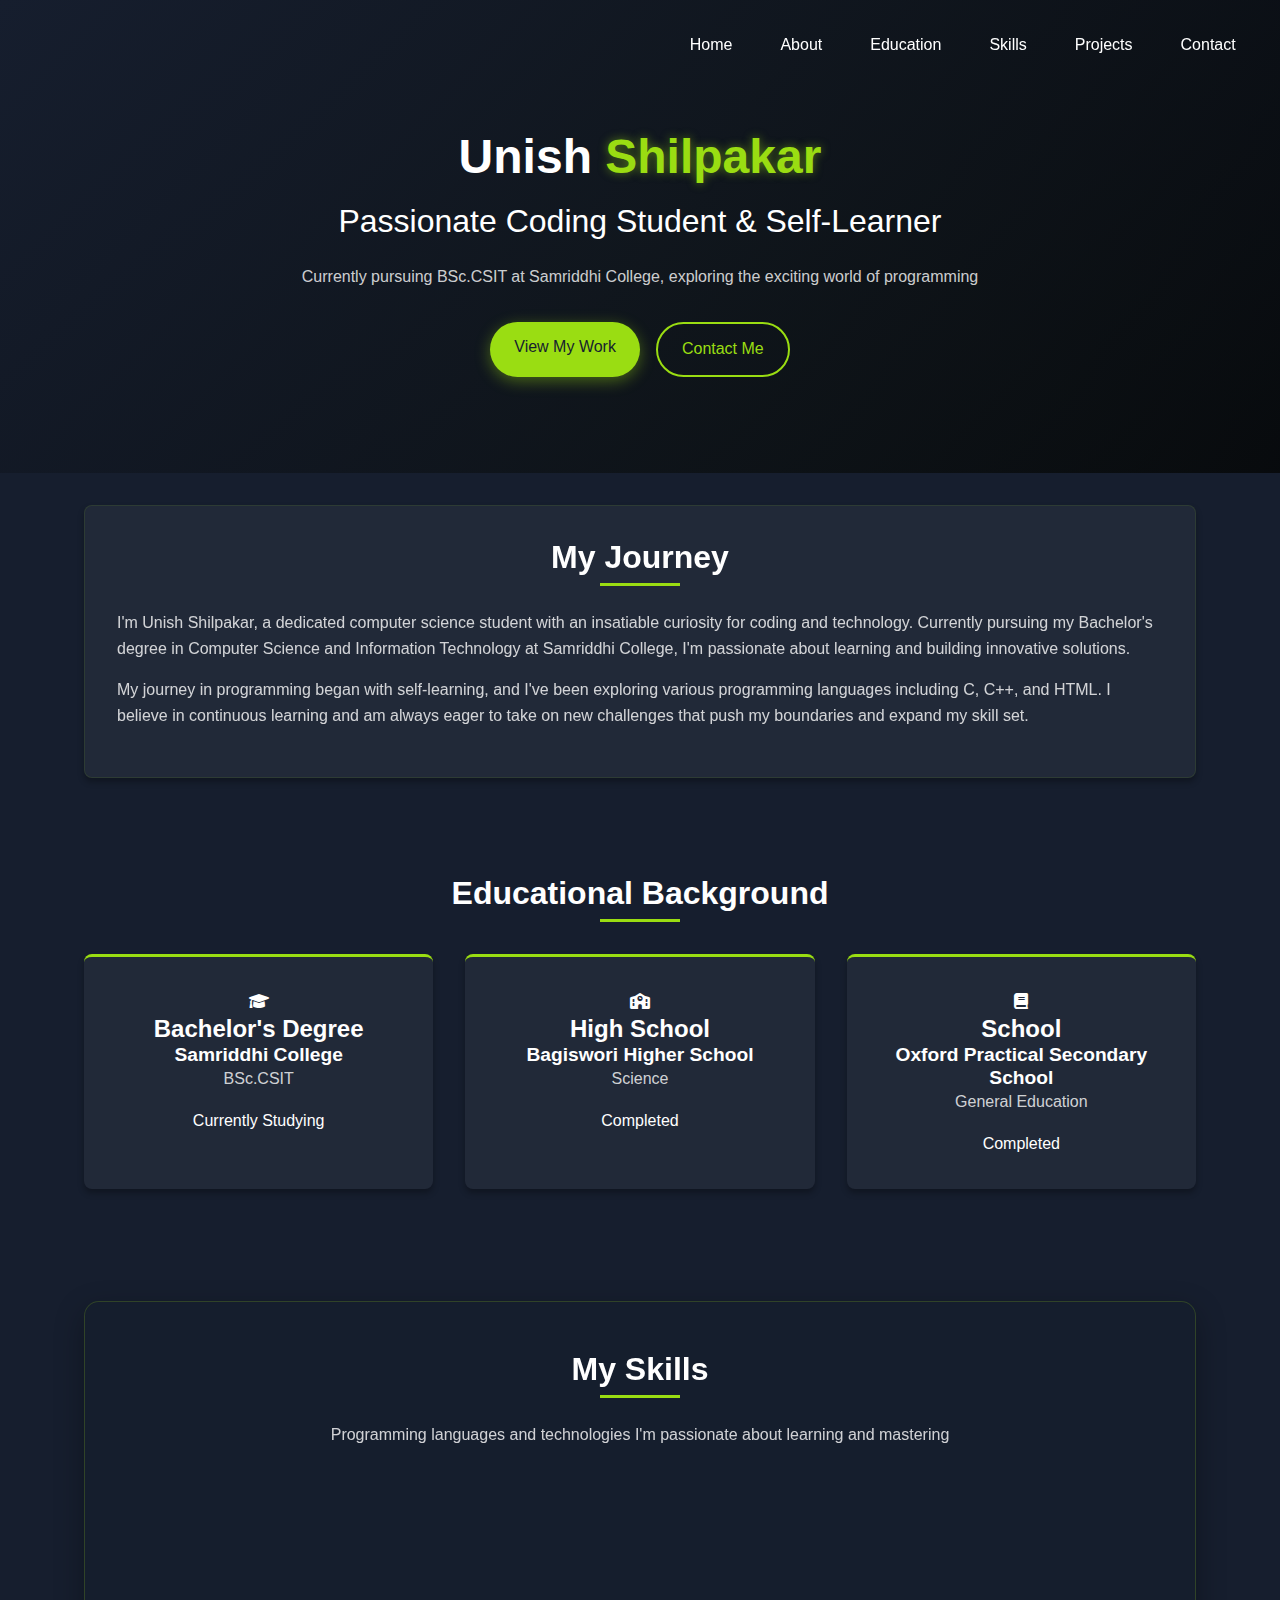
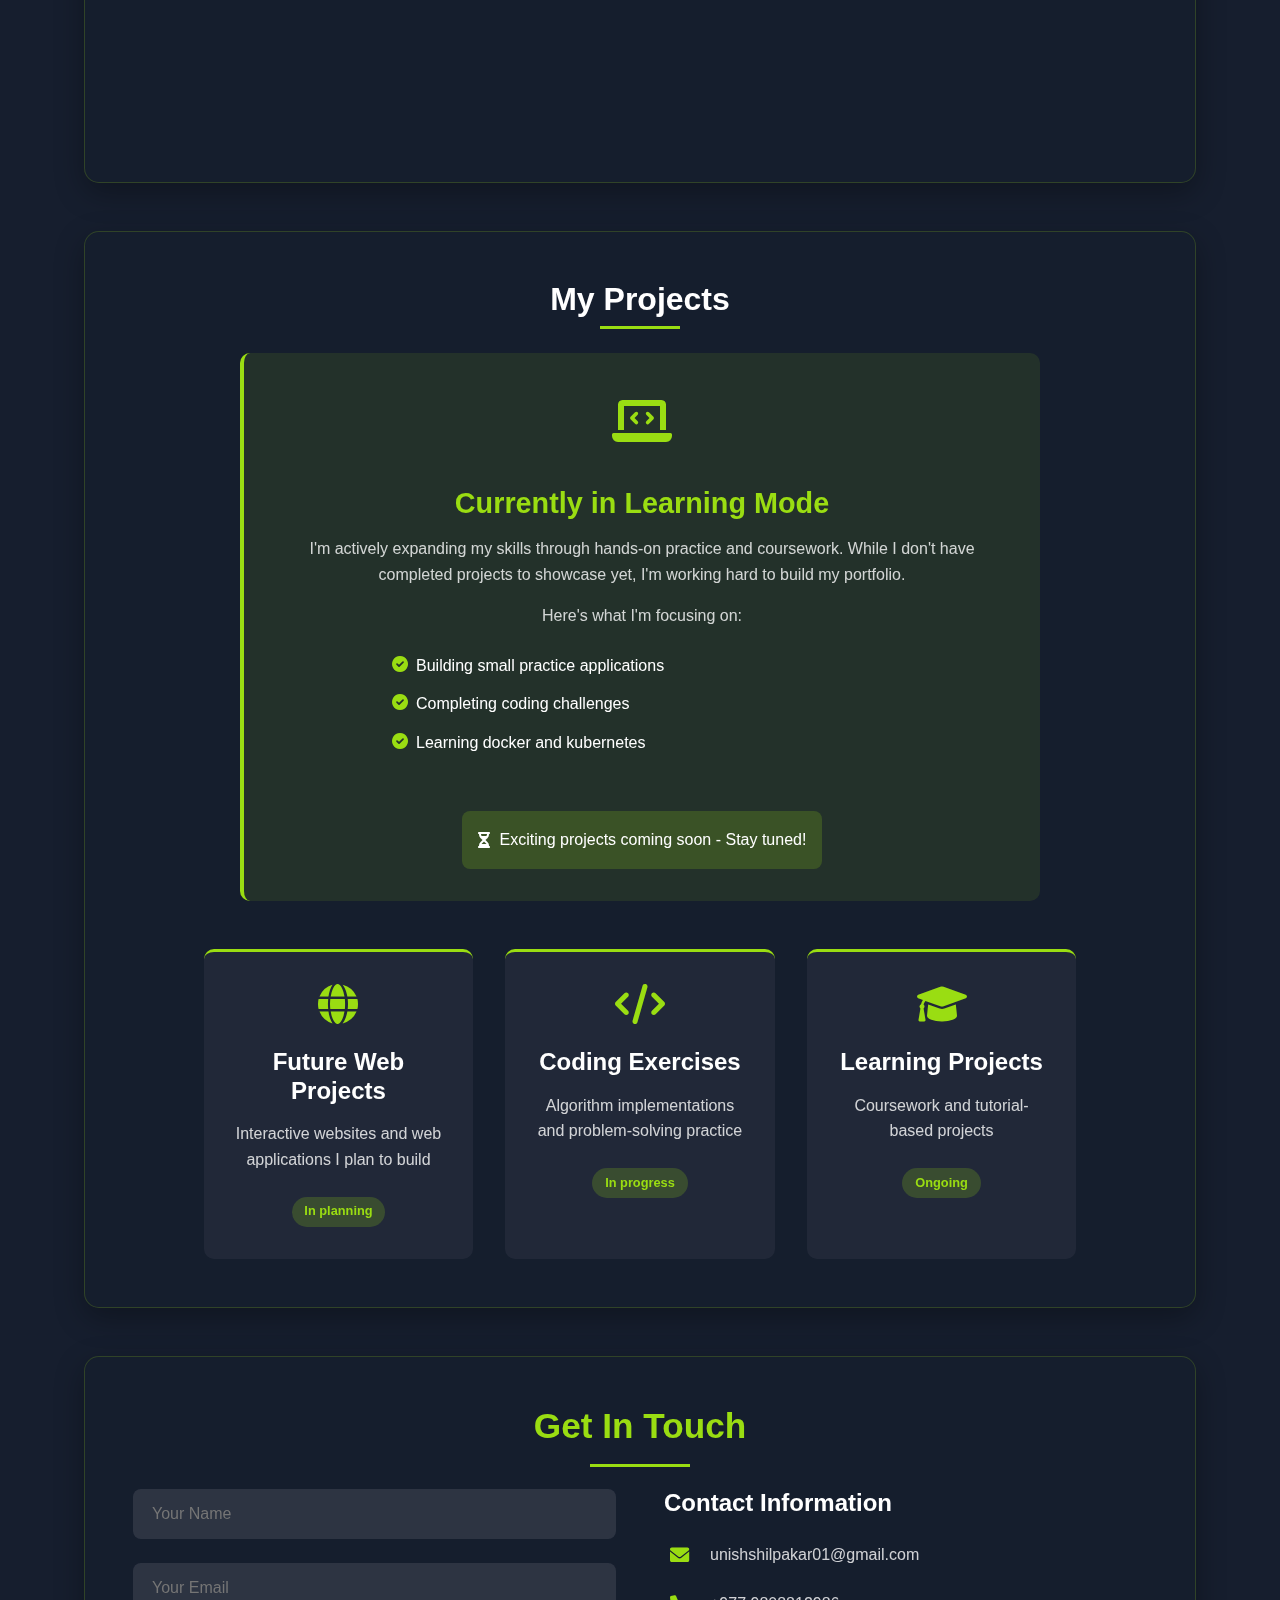
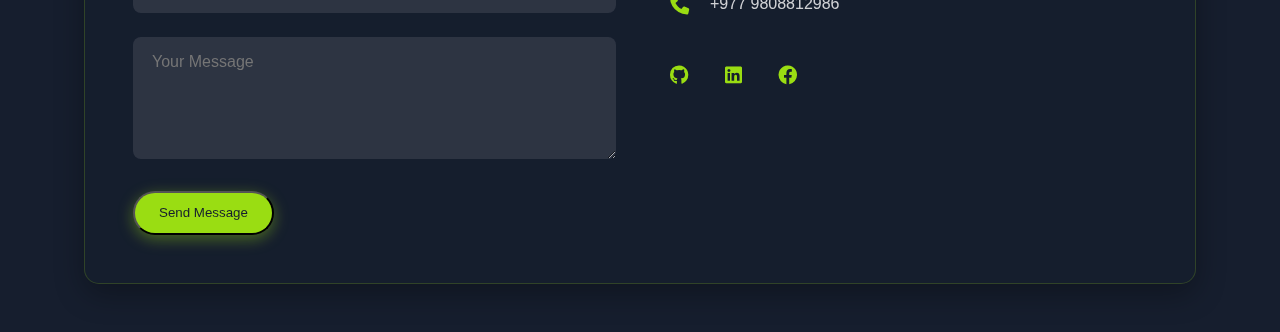
<file: port/index.html>
<!DOCTYPE html>
<html lang="en">
<head>
    <meta charset="UTF-8">
    <meta name="viewport" content="width=device-width, initial-scale=1.0">
    <meta name="description" content="Portfolio of Unish Shilpakar, a passionate coding student">
    <title>Unish Shilpakar | Portfolio</title>
    <link href="styles.css" rel="stylesheet" type="text/css">
    <link rel="stylesheet" href="https://cdnjs.cloudflare.com/ajax/libs/font-awesome/6.0.0/css/all.min.css">
</head>
<body>
    <header>
        <nav>
            <div class="container">
                <ul class="nav-links">
                    <li><a href="#home">Home</a></li>
                    <li><a href="#about">About</a></li>
                    <li><a href="#education">Education</a></li>
                    <li><a href="#skills">Skills</a></li>
                    <li><a href="#projects">Projects</a></li>
                    <li><a href="#contact">Contact</a></li>
                </ul>
            </div>
        </nav>
    </header>

  

    <section id="home" class="hero">
        <div class="container">
            <h1>Unish <span>Shilpakar</span></h1>
            <h2>Passionate Coding Student & Self-Learner</h2>
            <p>Currently pursuing BSc.CSIT at Samriddhi College, exploring the exciting world of programming</p>
            <div class="buttons">
                <a href="#projects" class="btn-primary">View My Work</a>
                <a href="#contact" class="btn-outline">Contact Me</a>
            </div>
        </div>
    </section>

    <main class="container">
        <!-- About Section -->
        <section id="about" class="journey-section">
            <h2 class="section-title">My Journey</h2>
            <div class="journey-content">
                <p class="journey-text">
                    I'm Unish Shilpakar, a dedicated computer science student with an insatiable curiosity for coding and technology. Currently pursuing my Bachelor's degree in Computer Science and Information Technology at Samriddhi College, I'm passionate about learning and building innovative solutions.
                </p>
                <p class="journey-text">
                    My journey in programming began with self-learning, and I've been exploring various programming languages including C, C++, and HTML. I believe in continuous learning and am always eager to take on new challenges that push my boundaries and expand my skill set.
                </p>
            </div>
           
        </section>

        <!-- Education Section -->
        <section id="education" class="education-section">
            <h2 class="section-title">Educational Background</h2>
            <div class="education-container">
                <div class="education-card">
                    <i class="fas fa-graduation-cap"></i>
                    <h3>Bachelor's Degree</h3>
                    <h4>Samriddhi College</h4>
                    <p>BSc.CSIT</p>
                    <span class="status current">Currently Studying</span>
                </div>
                
                <div class="education-card">
                    <i class="fas fa-school"></i>
                    <h3>High School</h3>
                    <h4>Bagiswori Higher School</h4>
                    <p>Science</p>
                    <span class="status completed">Completed</span>
                </div>
                
                <div class="education-card">
                    <i class="fas fa-book"></i>
                    <h3>School</h3>
                    <h4>Oxford Practical Secondary School</h4>
                    <p>General Education</p>
                    <span class="status completed">Completed</span>
                </div>
            </div>
        </section>

        <!-- Skills Section -->
        <section id="skills" class="skills-section">
            <h2 class="section-title">My Skills</h2>
            <p class="section-subtitle">Programming languages and technologies I'm passionate about learning and mastering</p>
            
            <div class="skill-item">
                <div class="skill-info">
                    <span class="skill-name">HTML</span>
                    <span class="skill-percent">75%</span>
                </div>
                <div class="skill-bar">
                    <div class="skill-progress html"></div>
                </div>
            </div>
            
            <div class="skill-item">
                <div class="skill-info">
                    <span class="skill-name">CSS</span>
                    <span class="skill-percent">70%</span>
                </div>
                <div class="skill-bar">
                    <div class="skill-progress css"></div>
                </div>
            </div>
            
            <div class="skill-item">
                <div class="skill-info">
                    <span class="skill-name">C++</span>
                    <span class="skill-percent">65%</span>
                </div>
                <div class="skill-bar">
                    <div class="skill-progress cpp"></div>
                </div>
            </div>
        </section>

        <!-- Projects Section -->
<section id="projects" class="projects-section">
    <div class="container">
        <h2 class="section-title">My Projects</h2>
        <div class="learning-message">
            <div class="learning-icon">
                <i class="fas fa-laptop-code"></i>
            </div>
            <h3>Currently in Learning Mode</h3>
            <p>I'm actively expanding my skills through hands-on practice and coursework. While I don't have completed projects to showcase yet, I'm working hard to build my portfolio.</p>
            <p>Here's what I'm focusing on:</p>
            <ul class="learning-list">
               
                <li><i class="fas fa-check-circle"></i> Building small practice applications</li>
                <li><i class="fas fa-check-circle"></i> Completing coding challenges</li>
                <li><i class="fas fa-check-circle"></i> Learning docker and kubernetes</li>
            </ul>
            <div class="coming-soon">
                <i class="fas fa-hourglass-half"></i>
                <span>Exciting projects coming soon - Stay tuned!</span>
            </div>
        </div>
        
        <div class="project-categories">
            <div class="category">
                <i class="fas fa-globe"></i>
                <h3>Future Web Projects</h3>
                <p>Interactive websites and web applications I plan to build</p>
                <div class="progress-label">In planning</div>
            </div>
            
            <div class="category">
                <i class="fas fa-code"></i>
                <h3>Coding Exercises</h3>
                <p>Algorithm implementations and problem-solving practice</p>
                <div class="progress-label">In progress</div>
            </div>
            
            <div class="category">
                <i class="fas fa-graduation-cap"></i>
                <h3>Learning Projects</h3>
                <p>Coursework and tutorial-based projects</p>
                <div class="progress-label">Ongoing</div>
            </div>
        </div>
    </div>
</section>

        <!-- Contact Section -->
       <section id="contact" class="contact-section">
    <h2 class="section-title">Get In Touch</h2>
    <div class="contact-container">
        <form class="contact-form" action="https://formsubmit.co/unishshilpakar01@gmail.com" method="POST">
            <!-- Add these hidden fields for FormSubmit -->
            <input type="hidden" name="_captcha" value="false">
            <input type="hidden" name="_next" value="https://yourportfolioURL.com/thankyou.html">
            <input type="hidden" name="_subject" value="New message from portfolio!">
            
            <div class="form-group">
                <input type="text" name="name" placeholder="Your Name" required>
            </div>
            <div class="form-group">
                <input type="email" name="email" placeholder="Your Email" required>
            </div>
            <div class="form-group">
                <textarea name="message" placeholder="Your Message" rows="5" required></textarea>
            </div>
            <button type="submit" class="btn-primary">Send Message</button>
        </form>
        <div class="contact-info">
            <h3>Contact Information</h3>
            <p><i class="fas fa-envelope"></i> unishshilpakar01@gmail.com</p>
            <p><i class="fas fa-phone"></i> +977 9808812986</p>
            <div class="social-links">
                <a href="https://github.com/unish001" target="_blank"><i class="fab fa-github"></i></a>
                <a href="https://www.linkedin.com/in/shilpakar-unish-249233341/" target="_blank"><i class="fab fa-linkedin"></i></a>
                <a href="https://www.facebook.com/unish.shilpakar.2025" target="_blank"><i class="fab fa-facebook"></i></a>
            </div>
        </div>
    </div>
</section>
    </main>

</body>
</html>
</file>
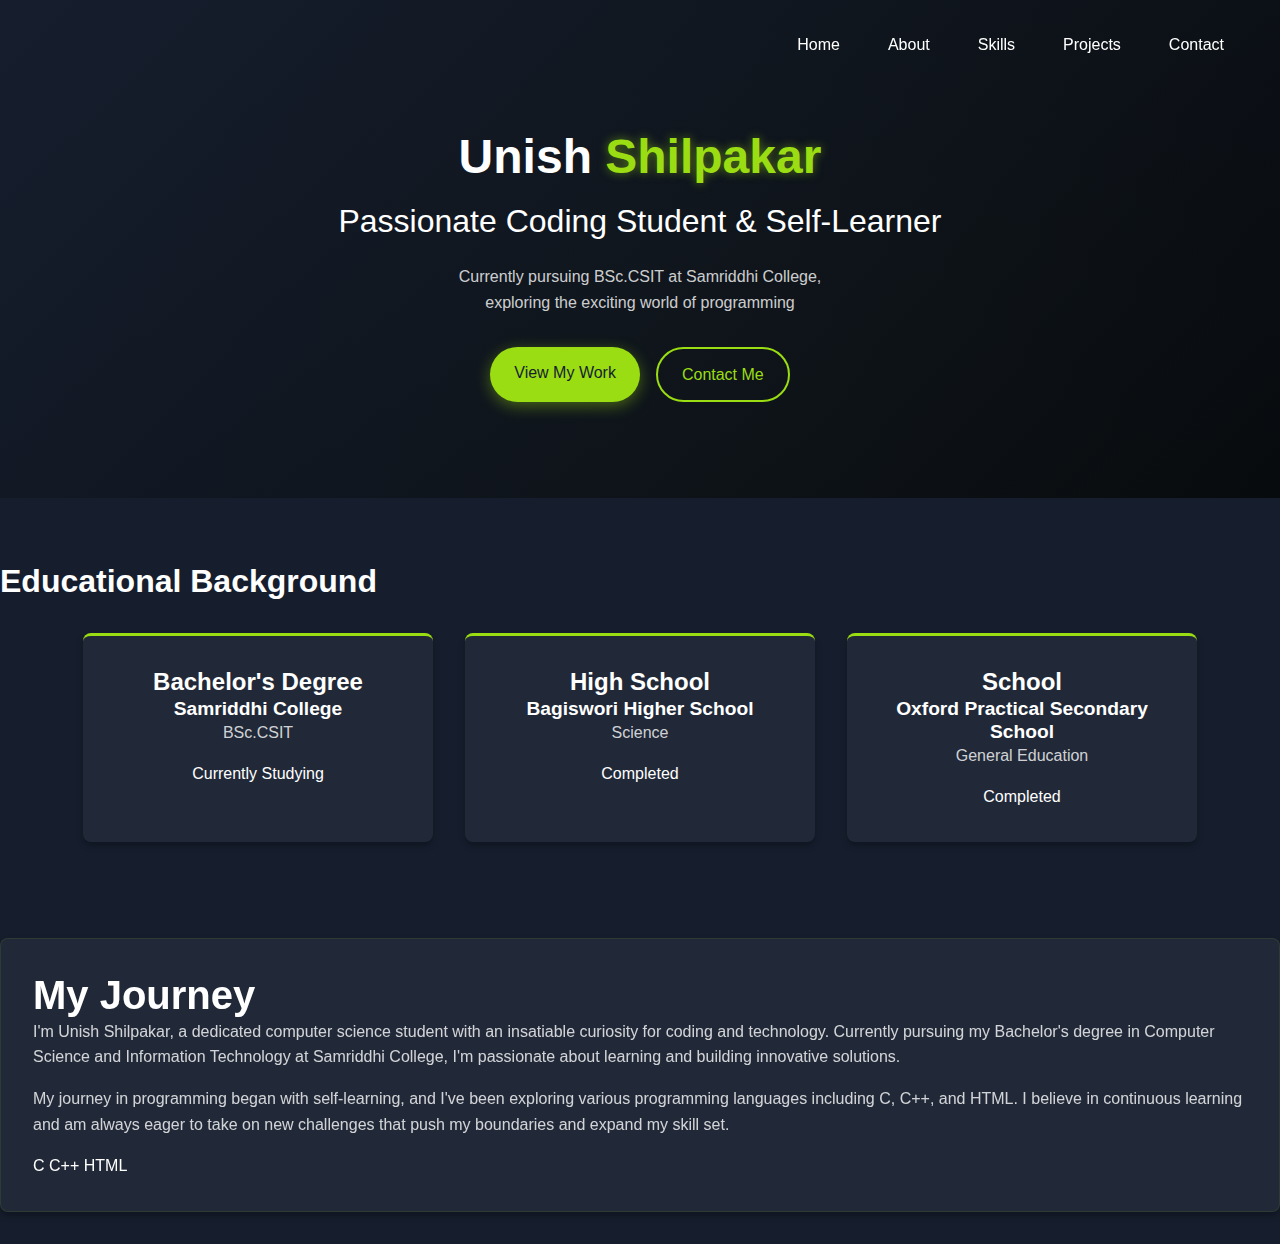
<file: port/port.html>
<!DOCTYPE html>
<html lang="en">
<head>
    <meta charset="UTF-8">
    <meta name="viewport" content="width=device-width, initial-scale=1.0">
    <title>Document</title>
    <link href ="port.css" rel="stylesheet" type="text/css">
</head>
<body>
    
    <header>
    <nav>
      <ul class="nav-links">
        <li><a href="#">Home</a></li>
        <li><a href="#">About</a></li>
        <li><a href="#">Skills</a></li>
        <li><a href="#">Projects</a></li>
        <li><a href="#">Contact</a></li>
      </ul>
    </nav>
  </header>

   <section class="hero">
    <h1>Unish <span>Shilpakar</span></h1>
    <h2>Passionate Coding Student & Self-Learner</h2>
    <p>Currently pursuing BSc.CSIT at Samriddhi College,<br> exploring the exciting world of programming</p>
    <div class="buttons">
      <a href="#" class="btn-primary">View My Work</a>
      <a href="#" class="btn-outline">Contact Me</a>
    </div>
  </section>

  <div class="main-section">
  
  <!-- Education Section -->
 <section class="education-section">
        <h2>Educational Background</h2>
        <div class="education-container">
            <!-- Bachelor's Degree Card -->
            <div class="education-card">
                <h3>Bachelor's Degree</h3>
                <h4>Samriddhi College</h4>
                <p>BSc.CSIT</p>
                <span class="status current">Currently Studying</span>
            </div>
            
            <!-- High School Card -->
            <div class="education-card">
                <h3>High School</h3>
                <h4>Bagiswori Higher School</h4>
                <p>Science</p>
                <span class="status completed">Completed</span>
            </div>
            
            <!-- School Card -->
            <div class="education-card">
                <h3>School</h3>
                <h4>Oxford Practical Secondary School</h4>
                <p>General Education</p>
                <span class="status completed">Completed</span>
            </div>
        </div>
    </section>

    <section class="journey-section">
        <h1 class="journey-title">My Journey</h1>
        <div class="journey-content">
            <p class="journey-text">
                I'm Unish Shilpakar, a dedicated computer science student with an insatiable curiosity for coding and technology. Currently pursuing my Bachelor's degree in Computer Science and Information Technology at Samriddhi College, I'm passionate about learning and building innovative solutions.
            </p>
            <p class="journey-text">
                My journey in programming began with self-learning, and I've been exploring various programming languages including C, C++, and HTML. I believe in continuous learning and am always eager to take on new challenges that push my boundaries and expand my skill set.
            </p>
        </div>
        <div class="skills-bubbles">
            <span class="skill-bubble">C</span>
            <span class="skill-bubble">C++</span>
            <span class="skill-bubble">HTML</span>
        </div>
    </section>
 
</div>
</body>
</html>
</file>
<file: port/styles.css>
:root {
    --primary-color: rgb(154, 221, 18);  /* Vibrant green */
    --secondary-color: rgb(22, 30, 46);  /* Dark blue */
    --accent-color: rgba(154, 221, 18, 0.8);
    --text-color: #ffffff;
    --light-text: rgba(255, 255, 255, 0.8);
    --bg-color: rgb(22, 30, 46);
    --white: #ffffff;
    --shadow: 0 4px 6px rgba(0, 0, 0, 0.3);
    --transition: all 0.3s ease;
}

* {
    margin: 0;
    padding: 0;
    box-sizing: border-box;
}

body {
    font-family: 'Poppins', sans-serif;
    line-height: 1.6;
    color: var(--text-color);
    background-color: var(--bg-color);
}

.container {
    width: 90%;
    max-width: 1200px;
    margin: 0 auto;
    padding: 0 20px;
}

/* Header & Navigation - Top Right */
header {
    background-color: transparent;
    position: fixed;
    top: 0;
    right: 0;
    z-index: 1000;
    padding: 1.5rem 2rem;
}

.nav-links {
    display: flex;
    list-style: none;
    padding: 0;
    margin: 0;
}

.nav-links li {
    margin: 0 0.5rem;
    position: relative;
}

.nav-links a {
    color: var(--white);
    text-decoration: none;
    font-weight: 500;
    padding: 0.5rem 0; /* Changed from padding on sides to just top/bottom */
    transition: var(--transition);
    display: inline-block;
    position: relative;
}

/* Underline animation - fixed version */
.nav-links a::after {
    content: '';
    position: absolute;
    bottom: 0;
    left: 0;
    width: 0;
    height: 2px;
    background-color: var(--primary-color);
    transition: width 0.3s ease;
    transform-origin: left center;
}

.nav-links a:hover::after {
    width: 100%;
}

/* Active state for current page */
.nav-links a.active::after {
    width: 100%;
}

.nav-links a:hover {
    color: var(--primary-color);
}

/* Typography */
h1, h2, h3, h4 {
    color: var(--white);
    line-height: 1.2;
}

h1 { font-size: 2.5rem; }
h2 { font-size: 2rem; }
h3 { font-size: 1.5rem; }
h4 { font-size: 1.2rem; }

p {
    margin-bottom: 1rem;
    color: var(--light-text);
}

.section-title {
    text-align: center;
    margin-bottom: 1.5rem;
    position: relative;
    padding-bottom: 10px;
}

.section-title::after {
    content: '';
    position: absolute;
    bottom: 0;
    left: 50%;
    transform: translateX(-50%);
    width: 80px;
    height: 3px;
    background-color: var(--primary-color);
    animation: underlineGrow 1s ease-out;
}

@keyframes underlineGrow {
    from { width: 0; }
    to { width: 80px; }
}

.section-subtitle {
    text-align: center;
    margin-bottom: 2rem;
    max-width: 700px;
    margin-left: auto;
    margin-right: auto;
}

/* Header & Navigation - Top Right */
header {
    background-color: transparent;
    position: fixed;
    top: 0;
    right: 0;
    z-index: 1000;
    padding: 1.5rem 2rem;
}

.nav-links {
    display: flex;
    list-style: none;
    padding: 0;
    margin: 0;
}

.nav-links li {
    margin: 0 0.5rem;
}

.nav-links a {
    color: var(--white);
    text-decoration: none;
    font-weight: 500;
    padding: 0.5rem 1rem;
    border-radius: 4px;
    transition: var(--transition);
    position: relative;
}

.nav-links a::after {
    content: '';
    position: absolute;
    bottom: 0;
    left: 50%;
    transform: translateX(-50%);
    width: 0;
    height: 2px;
    background-color: var(--primary-color);
    transition: width 0.3s ease;
}

.nav-links a:hover::after {
    width: 70%;
}

.nav-links a:hover {
    color: var(--primary-color);
}

/* Hero Section with Animation */
.hero {
    text-align: center;
    padding: 8rem 0 6rem;
    background: linear-gradient(135deg, var(--secondary-color) 0%, rgba(0, 0, 0, 0.7) 100%);
    color: var(--white);
    position: relative;
    overflow: hidden;
}

.hero::before {
    content: '';
    position: absolute;
    top: -50%;
    left: -50%;
    width: 200%;
    height: 200%;
    background: radial-gradient(circle, rgba(154, 221, 18, 0.1) 0%, transparent 70%);
    animation: pulse 15s infinite linear;
    z-index: -1;
}

@keyframes pulse {
    0% { transform: rotate(0deg); }
    100% { transform: rotate(360deg); }
}

.hero h1 {
    font-size: 3rem;
    margin-bottom: 1rem;
    animation: fadeInDown 1s ease-out;
}

.hero h1 span {
    color: var(--primary-color);
    text-shadow: 0 0 10px rgba(154, 221, 18, 0.5);
}

.hero h2 {
    font-weight: 400;
    margin: 0.5rem 0 1.5rem;
    animation: fadeInUp 1s ease-out 0.3s both;
}

@keyframes fadeInDown {
    from {
        opacity: 0;
        transform: translateY(-30px);
    }
    to {
        opacity: 1;
        transform: translateY(0);
    }
}

@keyframes fadeInUp {
    from {
        opacity: 0;
        transform: translateY(30px);
    }
    to {
        opacity: 1;
        transform: translateY(0);
    }
}

.buttons {
    display: flex;
    justify-content: center;
    gap: 1rem;
    margin-top: 2rem;
}

.btn-primary, .btn-outline {
    padding: 0.8rem 1.5rem;
    border-radius: 30px;
    text-decoration: none;
    font-weight: 500;
    transition: var(--transition);
    display: inline-block;
    animation: fadeIn 1s ease-out 0.6s both;
}

.btn-primary {
    background-color: var(--primary-color);
    color: var(--secondary-color);
    box-shadow: 0 4px 15px rgba(154, 221, 18, 0.4);
}

.btn-primary:hover {
    transform: translateY(-3px) scale(1.05);
    box-shadow: 0 6px 20px rgba(154, 221, 18, 0.6);
}

.btn-outline {
    border: 2px solid var(--primary-color);
    color: var(--primary-color);
}

.btn-outline:hover {
    background-color: rgba(154, 221, 18, 0.1);
    transform: translateY(-3px);
}

/* Sections */
section {
    padding: 4rem 0;
}

/* Journey Section with Animation */
.journey-section {
    background-color: rgba(255, 255, 255, 0.05);
    border-radius: 8px;
    padding: 2rem;
    margin: 2rem 0;
    box-shadow: var(--shadow);
    backdrop-filter: blur(10px);
    border: 1px solid rgba(154, 221, 18, 0.1);
    transition: var(--transition);
}

.journey-section:hover {
    transform: translateY(-5px);
    box-shadow: 0 10px 20px rgba(0, 0, 0, 0.2);
}

/* Education Cards with Animation */
.education-container {
    display: flex;
    flex-wrap: wrap;
    gap: 2rem;
    justify-content: center;
    margin-top: 2rem;
}

.education-card {
    background: rgba(255, 255, 255, 0.05);
    border-radius: 8px;
    padding: 2rem;
    box-shadow: var(--shadow);
    flex: 1;
    min-width: 250px;
    max-width: 350px;
    transition: var(--transition);
    text-align: center;
    position: relative;
    overflow: hidden;
    border-top: 3px solid var(--primary-color);
}

.education-card::before {
    content: '';
    position: absolute;
    top: 0;
    left: -100%;
    width: 100%;
    height: 100%;
    background: linear-gradient(90deg, transparent, rgba(154, 221, 18, 0.1), transparent);
    transition: 0.5s;
}

.education-card:hover::before {
    left: 100%;
}

.education-card:hover {
    transform: translateY(-10px);
    box-shadow: 0 15px 30px rgba(0, 0, 0, 0.3);
}

/* Skills Bars with Animation */
.skill-progress {
    height: 100%;
    border-radius: 5px;
    background: linear-gradient(90deg, var(--primary-color), var(--secondary-color));
    position: relative;
    overflow: hidden;
}

.skill-progress::after {
    content: '';
    position: absolute;
    top: 0;
    left: 0;
    width: 100%;
    height: 100%;
    background: linear-gradient(90deg, transparent, rgba(255, 255, 255, 0.2), transparent);
    animation: shine 2s infinite;
}

@keyframes shine {
    0% { transform: translateX(-100%); }
    100% { transform: translateX(100%); }
}

/* Projects Section */
.projects-section {
    background: rgba(22, 30, 46, 0.7);
    border-radius: 15px;
    padding: 3rem;
    margin: 3rem 0;
    box-shadow: 0 10px 30px rgba(0, 0, 0, 0.3);
    backdrop-filter: blur(10px);
    border: 1px solid rgba(154, 221, 18, 0.2);
}

.learning-message {
    text-align: center;
    max-width: 800px;
    margin: 0 auto 3rem;
    padding: 2rem;
    background: rgba(154, 221, 18, 0.1);
    border-radius: 10px;
    border-left: 4px solid var(--primary-color);
}

.learning-icon {
    font-size: 3rem;
    color: var(--primary-color);
    margin-bottom: 1.5rem;
    animation: pulse 2s infinite;
}

@keyframes pulse {
    0% { transform: scale(1); }
    50% { transform: scale(1.1); }
    100% { transform: scale(1); }
}

.learning-message h3 {
    color: var(--primary-color);
    margin-bottom: 1rem;
    font-size: 1.8rem;
}

.learning-list {
    text-align: left;
    max-width: 500px;
    margin: 1.5rem auto;
    list-style: none;
}

.learning-list li {
    margin-bottom: 0.8rem;
    padding-left: 1.5rem;
    position: relative;
}

.learning-list i {
    color: var(--primary-color);
    position: absolute;
    left: 0;
    top: 3px;
}

.coming-soon {
    margin-top: 2rem;
    padding: 1rem;
    background: rgba(154, 221, 18, 0.2);
    border-radius: 8px;
    display: inline-flex;
    align-items: center;
    gap: 10px;
    animation: fadeInOut 3s infinite;
}

@keyframes fadeInOut {
    0% { opacity: 0.7; }
    50% { opacity: 1; }
    100% { opacity: 0.7; }
}

.project-categories {
    display: flex;
    flex-wrap: wrap;
    gap: 2rem;
    justify-content: center;
}

.category {
    flex: 1;
    min-width: 250px;
    background: rgba(255, 255, 255, 0.05);
    padding: 2rem;
    border-radius: 10px;
    text-align: center;
    transition: all 0.3s ease;
    border-top: 3px solid var(--primary-color);
    position: relative;
    overflow: hidden;
}

.category:hover {
    transform: translateY(-5px);
    box-shadow: 0 10px 25px rgba(0, 0, 0, 0.2);
}

.category i {
    font-size: 2.5rem;
    color: var(--primary-color);
    margin-bottom: 1.5rem;
    display: block;
}

.category h3 {
    color: var(--white);
    margin-bottom: 1rem;
}

.category p {
    color: var(--light-text);
    margin-bottom: 1.5rem;
}

.progress-label {
    display: inline-block;
    padding: 0.3rem 0.8rem;
    border-radius: 20px;
    background: rgba(154, 221, 18, 0.2);
    color: var(--primary-color);
    font-size: 0.8rem;
    font-weight: 600;
}

/* Responsive Design */
@media (max-width: 768px) {
    .project-categories {
        flex-direction: column;
    }
    
    .category {
        width: 100%;
    }
    
    .learning-message {
        padding: 1.5rem;
    }
}
/* Responsive Design */
@media (max-width: 768px) {
    header {
        padding: 1rem;
    }
    
    .nav-links {
        flex-wrap: wrap;
        justify-content: flex-end;
    }
    
    .nav-links li {
        margin: 0.3rem;
    }
    
    .hero {
        padding: 6rem 0 4rem;
    }
    
    .hero h1 {
        font-size: 2.2rem;
    }
    
    .buttons {
        flex-direction: column;
        align-items: center;
    }
    
    .btn-primary, .btn-outline {
        width: 80%;
    }
    
    .education-container, .project-categories {
        flex-direction: column;
    }
    
    .education-card, .category {
        width: 100%;
        max-width: none;
    }
}

/* Skills Section */
.skills-section {
    background: rgba(22, 30, 46, 0.7);
    border-radius: 15px;
    padding: 3rem;
    margin: 3rem 0;
    box-shadow: 0 10px 30px rgba(0, 0, 0, 0.3);
    backdrop-filter: blur(10px);
    border: 1px solid rgba(154, 221, 18, 0.2);
    transition: all 0.4s ease;
}

.skills-section:hover {
    transform: translateY(-5px);
    box-shadow: 0 15px 40px rgba(0, 0, 0, 0.4);
}

.skills-container h2 {
    text-align: center;
    margin-bottom: 2rem;
    font-size: 2.2rem;
    color: var(--primary-color);
    position: relative;
}

.skills-container h2::after {
    content: '';
    position: absolute;
    bottom: -10px;
    left: 50%;
    transform: translateX(-50%);
    width: 100px;
    height: 3px;
    background: var(--primary-color);
    animation: underlineGrow 0.8s ease-out;
}

.skill-item {
    margin-bottom: 2rem;
    opacity: 0;
    animation: fadeIn 0.8s forwards;
}

.skill-item:nth-child(1) { animation-delay: 0.2s; }
.skill-item:nth-child(2) { animation-delay: 0.4s; }
.skill-item:nth-child(3) { animation-delay: 0.6s; }

@keyframes fadeIn {
    from { opacity: 0; transform: translateY(20px); }
    to { opacity: 1; transform: translateY(0); }
}

.skill-info {
    display: flex;
    justify-content: space-between;
    margin-bottom: 0.8rem;
    align-items: center;
}

.skill-name {
    font-weight: 600;
    font-size: 1.1rem;
    color: var(--white);
}

.skill-percent {
    color: var(--primary-color);
    font-weight: bold;
}

.skill-bar {
    height: 12px;
    background: rgba(255, 255, 255, 0.1);
    border-radius: 6px;
    overflow: hidden;
    box-shadow: inset 0 1px 3px rgba(0, 0, 0, 0.2);
}

.skill-progress {
    height: 100%;
    border-radius: 6px;
    background: linear-gradient(90deg, 
        var(--primary-color), 
        rgba(154, 221, 18, 0.7));
    position: relative;
    transition: width 1.5s ease-out;
}

.skill-progress::after {
    content: '';
    position: absolute;
    top: 0;
    left: 0;
    right: 0;
    bottom: 0;
    background: linear-gradient(90deg, 
        rgba(255, 255, 255, 0.3), 
        transparent);
    animation: shine 2.5s infinite;
}

@keyframes shine {
    0% { transform: translateX(-100%); }
    20% { transform: translateX(100%); }
    100% { transform: translateX(100%); }
}

.html { width: 75%; }
.css { width: 70%; }
.cpp { width: 65%; }

/* Get in Touch Section */
.contact-section {
    background: rgba(22, 30, 46, 0.7);
    border-radius: 15px;
    padding: 3rem;
    margin: 3rem 0;
    box-shadow: 0 10px 30px rgba(0, 0, 0, 0.3);
    backdrop-filter: blur(10px);
    border: 1px solid rgba(154, 221, 18, 0.2);
    transition: all 0.4s ease;
}

.contact-section:hover {
    transform: translateY(-5px);
    box-shadow: 0 15px 40px rgba(0, 0, 0, 0.4);
}

.contact-section h2 {
    text-align: center;
    margin-bottom: 2rem;
    font-size: 2.2rem;
    color: var(--primary-color);
    position: relative;
}

.contact-section h2::after {
    content: '';
    position: absolute;
    bottom: -10px;
    left: 50%;
    transform: translateX(-50%);
    width: 100px;
    height: 3px;
    background: var(--primary-color);
    animation: underlineGrow 0.8s ease-out;
}

.contact-container {
    display: flex;
    flex-wrap: wrap;
    gap: 3rem;
    margin-top: 2rem;
}

.contact-form {
    flex: 1;
    min-width: 300px;
    animation: fadeInLeft 0.8s ease-out;
}

.contact-info {
    flex: 1;
    min-width: 300px;
    animation: fadeInRight 0.8s ease-out;
}

@keyframes fadeInLeft {
    from { opacity: 0; transform: translateX(-30px); }
    to { opacity: 1; transform: translateX(0); }
}

@keyframes fadeInRight {
    from { opacity: 0; transform: translateX(30px); }
    to { opacity: 1; transform: translateX(0); }
}

.form-group {
    margin-bottom: 1.5rem;
}

.form-group input,
.form-group textarea {
    width: 100%;
    padding: 1rem;
    border: none;
    border-radius: 8px;
    background: rgba(255, 255, 255, 0.1);
    color: var(--white);
    font-family: inherit;
    font-size: 1rem;
    transition: all 0.3s ease;
    border-left: 3px solid transparent;
}

.form-group input:focus,
.form-group textarea:focus {
    outline: none;
    background: rgba(255, 255, 255, 0.15);
    border-left: 3px solid var(--primary-color);
    box-shadow: 0 5px 15px rgba(154, 221, 18, 0.2);
}

.form-group textarea {
    resize: vertical;
    min-height: 120px;
}

.contact-info h3 {
    color: var(--white);
    margin-bottom: 1.5rem;
    font-size: 1.5rem;
}

.contact-info p {
    margin-bottom: 1.5rem;
    display: flex;
    align-items: center;
    gap: 1rem;
    color: var(--light-text);
}

.contact-info i {
    color: var(--primary-color);
    font-size: 1.2rem;
    width: 30px;
    text-align: center;
}

.social-links {
    display: flex;
    gap: 1.5rem;
    margin-top: 2rem;
}

.social-links a {
    color: var(--white);
    font-size: 1.8rem;
    transition: all 0.3s ease;
    display: inline-block;
}

.social-links a:hover {
    color: var(--primary-color);
    transform: translateY(-5px) scale(1.1);
}

.btn-submit {
    background: var(--primary-color);
    color: var(--secondary-color);
    border: none;
    padding: 1rem 2rem;
    border-radius: 8px;
    font-weight: 600;
    font-size: 1rem;
    cursor: pointer;
    transition: all 0.3s ease;
    display: inline-block;
    box-shadow: 0 4px 15px rgba(154, 221, 18, 0.4);
}

.btn-submit:hover {
    transform: translateY(-3px);
    box-shadow: 0 8px 20px rgba(154, 221, 18, 0.6);
}

/* Responsive Design */
@media (max-width: 768px) {
    .contact-container {
        flex-direction: column;
    }
    
    .contact-form,
    .contact-info {
        min-width: 100%;
    }
    
    .skills-section,
    .contact-section {
        padding: 2rem;
    }
}
</file>
<file: port/port.css>
:root {
    --primary-color: rgb(154, 221, 18);  /* Vibrant green */
    --secondary-color: rgb(22, 30, 46);  /* Dark blue */
    --accent-color: rgba(154, 221, 18, 0.8);
    --text-color: #ffffff;
    --light-text: rgba(255, 255, 255, 0.8);
    --bg-color: rgb(22, 30, 46);
    --white: #ffffff;
    --shadow: 0 4px 6px rgba(0, 0, 0, 0.3);
    --transition: all 0.3s ease;
}

* {
    margin: 0;
    padding: 0;
    box-sizing: border-box;
}

body {
    font-family: 'Poppins', sans-serif;
    line-height: 1.6;
    color: var(--text-color);
    background-color: var(--bg-color);
}

.container {
    width: 90%;
    max-width: 1200px;
    margin: 0 auto;
    padding: 0 20px;
}

/* Header & Navigation - Top Right */
header {
    background-color: transparent;
    position: fixed;
    top: 0;
    right: 0;
    z-index: 1000;
    padding: 1.5rem 2rem;
}

.nav-links {
    display: flex;
    list-style: none;
    padding: 0;
    margin: 0;
}

.nav-links li {
    margin: 0 0.5rem;
    position: relative;
}

.nav-links a {
    color: var(--white);
    text-decoration: none;
    font-weight: 500;
    padding: 0.5rem 0; /* Changed from padding on sides to just top/bottom */
    transition: var(--transition);
    display: inline-block;
    position: relative;
}

/* Underline animation - fixed version */
.nav-links a::after {
    content: '';
    position: absolute;
    bottom: 0;
    left: 0;
    width: 0;
    height: 2px;
    background-color: var(--primary-color);
    transition: width 0.3s ease;
    transform-origin: left center;
}

.nav-links a:hover::after {
    width: 100%;
}

/* Active state for current page */
.nav-links a.active::after {
    width: 100%;
}

.nav-links a:hover {
    color: var(--primary-color);
}

/* Typography */
h1, h2, h3, h4 {
    color: var(--white);
    line-height: 1.2;
}

h1 { font-size: 2.5rem; }
h2 { font-size: 2rem; }
h3 { font-size: 1.5rem; }
h4 { font-size: 1.2rem; }

p {
    margin-bottom: 1rem;
    color: var(--light-text);
}

.section-title {
    text-align: center;
    margin-bottom: 1.5rem;
    position: relative;
    padding-bottom: 10px;
}

.section-title::after {
    content: '';
    position: absolute;
    bottom: 0;
    left: 50%;
    transform: translateX(-50%);
    width: 80px;
    height: 3px;
    background-color: var(--primary-color);
    animation: underlineGrow 1s ease-out;
}

@keyframes underlineGrow {
    from { width: 0; }
    to { width: 80px; }
}

.section-subtitle {
    text-align: center;
    margin-bottom: 2rem;
    max-width: 700px;
    margin-left: auto;
    margin-right: auto;
}

/* Header & Navigation - Top Right */
header {
    background-color: transparent;
    position: fixed;
    top: 0;
    right: 0;
    z-index: 1000;
    padding: 1.5rem 2rem;
}

.nav-links {
    display: flex;
    list-style: none;
    padding: 0;
    margin: 0;
}

.nav-links li {
    margin: 0 0.5rem;
}

.nav-links a {
    color: var(--white);
    text-decoration: none;
    font-weight: 500;
    padding: 0.5rem 1rem;
    border-radius: 4px;
    transition: var(--transition);
    position: relative;
}

.nav-links a::after {
    content: '';
    position: absolute;
    bottom: 0;
    left: 50%;
    transform: translateX(-50%);
    width: 0;
    height: 2px;
    background-color: var(--primary-color);
    transition: width 0.3s ease;
}

.nav-links a:hover::after {
    width: 70%;
}

.nav-links a:hover {
    color: var(--primary-color);
}

/* Hero Section with Animation */
.hero {
    text-align: center;
    padding: 8rem 0 6rem;
    background: linear-gradient(135deg, var(--secondary-color) 0%, rgba(0, 0, 0, 0.7) 100%);
    color: var(--white);
    position: relative;
    overflow: hidden;
}

.hero::before {
    content: '';
    position: absolute;
    top: -50%;
    left: -50%;
    width: 200%;
    height: 200%;
    background: radial-gradient(circle, rgba(154, 221, 18, 0.1) 0%, transparent 70%);
    animation: pulse 15s infinite linear;
    z-index: -1;
}

@keyframes pulse {
    0% { transform: rotate(0deg); }
    100% { transform: rotate(360deg); }
}

.hero h1 {
    font-size: 3rem;
    margin-bottom: 1rem;
    animation: fadeInDown 1s ease-out;
}

.hero h1 span {
    color: var(--primary-color);
    text-shadow: 0 0 10px rgba(154, 221, 18, 0.5);
}

.hero h2 {
    font-weight: 400;
    margin: 0.5rem 0 1.5rem;
    animation: fadeInUp 1s ease-out 0.3s both;
}

@keyframes fadeInDown {
    from {
        opacity: 0;
        transform: translateY(-30px);
    }
    to {
        opacity: 1;
        transform: translateY(0);
    }
}

@keyframes fadeInUp {
    from {
        opacity: 0;
        transform: translateY(30px);
    }
    to {
        opacity: 1;
        transform: translateY(0);
    }
}

.buttons {
    display: flex;
    justify-content: center;
    gap: 1rem;
    margin-top: 2rem;
}

.btn-primary, .btn-outline {
    padding: 0.8rem 1.5rem;
    border-radius: 30px;
    text-decoration: none;
    font-weight: 500;
    transition: var(--transition);
    display: inline-block;
    animation: fadeIn 1s ease-out 0.6s both;
}

.btn-primary {
    background-color: var(--primary-color);
    color: var(--secondary-color);
    box-shadow: 0 4px 15px rgba(154, 221, 18, 0.4);
}

.btn-primary:hover {
    transform: translateY(-3px) scale(1.05);
    box-shadow: 0 6px 20px rgba(154, 221, 18, 0.6);
}

.btn-outline {
    border: 2px solid var(--primary-color);
    color: var(--primary-color);
}

.btn-outline:hover {
    background-color: rgba(154, 221, 18, 0.1);
    transform: translateY(-3px);
}

/* Sections */
section {
    padding: 4rem 0;
}

/* Journey Section with Animation */
.journey-section {
    background-color: rgba(255, 255, 255, 0.05);
    border-radius: 8px;
    padding: 2rem;
    margin: 2rem 0;
    box-shadow: var(--shadow);
    backdrop-filter: blur(10px);
    border: 1px solid rgba(154, 221, 18, 0.1);
    transition: var(--transition);
}

.journey-section:hover {
    transform: translateY(-5px);
    box-shadow: 0 10px 20px rgba(0, 0, 0, 0.2);
}

/* Education Cards with Animation */
.education-container {
    display: flex;
    flex-wrap: wrap;
    gap: 2rem;
    justify-content: center;
    margin-top: 2rem;
}

.education-card {
    background: rgba(255, 255, 255, 0.05);
    border-radius: 8px;
    padding: 2rem;
    box-shadow: var(--shadow);
    flex: 1;
    min-width: 250px;
    max-width: 350px;
    transition: var(--transition);
    text-align: center;
    position: relative;
    overflow: hidden;
    border-top: 3px solid var(--primary-color);
}

.education-card::before {
    content: '';
    position: absolute;
    top: 0;
    left: -100%;
    width: 100%;
    height: 100%;
    background: linear-gradient(90deg, transparent, rgba(154, 221, 18, 0.1), transparent);
    transition: 0.5s;
}

.education-card:hover::before {
    left: 100%;
}

.education-card:hover {
    transform: translateY(-10px);
    box-shadow: 0 15px 30px rgba(0, 0, 0, 0.3);
}

/* Skills Bars with Animation */
.skill-progress {
    height: 100%;
    border-radius: 5px;
    background: linear-gradient(90deg, var(--primary-color), var(--secondary-color));
    position: relative;
    overflow: hidden;
}

.skill-progress::after {
    content: '';
    position: absolute;
    top: 0;
    left: 0;
    width: 100%;
    height: 100%;
    background: linear-gradient(90deg, transparent, rgba(255, 255, 255, 0.2), transparent);
    animation: shine 2s infinite;
}

@keyframes shine {
    0% { transform: translateX(-100%); }
    100% { transform: translateX(100%); }
}

/* Projects Section */
.projects-section {
    background: rgba(22, 30, 46, 0.7);
    border-radius: 15px;
    padding: 3rem;
    margin: 3rem 0;
    box-shadow: 0 10px 30px rgba(0, 0, 0, 0.3);
    backdrop-filter: blur(10px);
    border: 1px solid rgba(154, 221, 18, 0.2);
}

.learning-message {
    text-align: center;
    max-width: 800px;
    margin: 0 auto 3rem;
    padding: 2rem;
    background: rgba(154, 221, 18, 0.1);
    border-radius: 10px;
    border-left: 4px solid var(--primary-color);
}

.learning-icon {
    font-size: 3rem;
    color: var(--primary-color);
    margin-bottom: 1.5rem;
    animation: pulse 2s infinite;
}

@keyframes pulse {
    0% { transform: scale(1); }
    50% { transform: scale(1.1); }
    100% { transform: scale(1); }
}

.learning-message h3 {
    color: var(--primary-color);
    margin-bottom: 1rem;
    font-size: 1.8rem;
}

.learning-list {
    text-align: left;
    max-width: 500px;
    margin: 1.5rem auto;
    list-style: none;
}

.learning-list li {
    margin-bottom: 0.8rem;
    padding-left: 1.5rem;
    position: relative;
}

.learning-list i {
    color: var(--primary-color);
    position: absolute;
    left: 0;
    top: 3px;
}

.coming-soon {
    margin-top: 2rem;
    padding: 1rem;
    background: rgba(154, 221, 18, 0.2);
    border-radius: 8px;
    display: inline-flex;
    align-items: center;
    gap: 10px;
    animation: fadeInOut 3s infinite;
}

@keyframes fadeInOut {
    0% { opacity: 0.7; }
    50% { opacity: 1; }
    100% { opacity: 0.7; }
}

.project-categories {
    display: flex;
    flex-wrap: wrap;
    gap: 2rem;
    justify-content: center;
}

.category {
    flex: 1;
    min-width: 250px;
    background: rgba(255, 255, 255, 0.05);
    padding: 2rem;
    border-radius: 10px;
    text-align: center;
    transition: all 0.3s ease;
    border-top: 3px solid var(--primary-color);
    position: relative;
    overflow: hidden;
}

.category:hover {
    transform: translateY(-5px);
    box-shadow: 0 10px 25px rgba(0, 0, 0, 0.2);
}

.category i {
    font-size: 2.5rem;
    color: var(--primary-color);
    margin-bottom: 1.5rem;
    display: block;
}

.category h3 {
    color: var(--white);
    margin-bottom: 1rem;
}

.category p {
    color: var(--light-text);
    margin-bottom: 1.5rem;
}

.progress-label {
    display: inline-block;
    padding: 0.3rem 0.8rem;
    border-radius: 20px;
    background: rgba(154, 221, 18, 0.2);
    color: var(--primary-color);
    font-size: 0.8rem;
    font-weight: 600;
}

/* Responsive Design */
@media (max-width: 768px) {
    .project-categories {
        flex-direction: column;
    }
    
    .category {
        width: 100%;
    }
    
    .learning-message {
        padding: 1.5rem;
    }
}
/* Responsive Design */
@media (max-width: 768px) {
    header {
        padding: 1rem;
    }
    
    .nav-links {
        flex-wrap: wrap;
        justify-content: flex-end;
    }
    
    .nav-links li {
        margin: 0.3rem;
    }
    
    .hero {
        padding: 6rem 0 4rem;
    }
    
    .hero h1 {
        font-size: 2.2rem;
    }
    
    .buttons {
        flex-direction: column;
        align-items: center;
    }
    
    .btn-primary, .btn-outline {
        width: 80%;
    }
    
    .education-container, .project-categories {
        flex-direction: column;
    }
    
    .education-card, .category {
        width: 100%;
        max-width: none;
    }
}

/* Skills Section */
.skills-section {
    background: rgba(22, 30, 46, 0.7);
    border-radius: 15px;
    padding: 3rem;
    margin: 3rem 0;
    box-shadow: 0 10px 30px rgba(0, 0, 0, 0.3);
    backdrop-filter: blur(10px);
    border: 1px solid rgba(154, 221, 18, 0.2);
    transition: all 0.4s ease;
}

.skills-section:hover {
    transform: translateY(-5px);
    box-shadow: 0 15px 40px rgba(0, 0, 0, 0.4);
}

.skills-container h2 {
    text-align: center;
    margin-bottom: 2rem;
    font-size: 2.2rem;
    color: var(--primary-color);
    position: relative;
}

.skills-container h2::after {
    content: '';
    position: absolute;
    bottom: -10px;
    left: 50%;
    transform: translateX(-50%);
    width: 100px;
    height: 3px;
    background: var(--primary-color);
    animation: underlineGrow 0.8s ease-out;
}

.skill-item {
    margin-bottom: 2rem;
    opacity: 0;
    animation: fadeIn 0.8s forwards;
}

.skill-item:nth-child(1) { animation-delay: 0.2s; }
.skill-item:nth-child(2) { animation-delay: 0.4s; }
.skill-item:nth-child(3) { animation-delay: 0.6s; }

@keyframes fadeIn {
    from { opacity: 0; transform: translateY(20px); }
    to { opacity: 1; transform: translateY(0); }
}

.skill-info {
    display: flex;
    justify-content: space-between;
    margin-bottom: 0.8rem;
    align-items: center;
}

.skill-name {
    font-weight: 600;
    font-size: 1.1rem;
    color: var(--white);
}

.skill-percent {
    color: var(--primary-color);
    font-weight: bold;
}

.skill-bar {
    height: 12px;
    background: rgba(255, 255, 255, 0.1);
    border-radius: 6px;
    overflow: hidden;
    box-shadow: inset 0 1px 3px rgba(0, 0, 0, 0.2);
}

.skill-progress {
    height: 100%;
    border-radius: 6px;
    background: linear-gradient(90deg, 
        var(--primary-color), 
        rgba(154, 221, 18, 0.7));
    position: relative;
    transition: width 1.5s ease-out;
}

.skill-progress::after {
    content: '';
    position: absolute;
    top: 0;
    left: 0;
    right: 0;
    bottom: 0;
    background: linear-gradient(90deg, 
        rgba(255, 255, 255, 0.3), 
        transparent);
    animation: shine 2.5s infinite;
}

@keyframes shine {
    0% { transform: translateX(-100%); }
    20% { transform: translateX(100%); }
    100% { transform: translateX(100%); }
}

.html { width: 75%; }
.css { width: 70%; }
.cpp { width: 65%; }

/* Get in Touch Section */
.contact-section {
    background: rgba(22, 30, 46, 0.7);
    border-radius: 15px;
    padding: 3rem;
    margin: 3rem 0;
    box-shadow: 0 10px 30px rgba(0, 0, 0, 0.3);
    backdrop-filter: blur(10px);
    border: 1px solid rgba(154, 221, 18, 0.2);
    transition: all 0.4s ease;
}

.contact-section:hover {
    transform: translateY(-5px);
    box-shadow: 0 15px 40px rgba(0, 0, 0, 0.4);
}

.contact-section h2 {
    text-align: center;
    margin-bottom: 2rem;
    font-size: 2.2rem;
    color: var(--primary-color);
    position: relative;
}

.contact-section h2::after {
    content: '';
    position: absolute;
    bottom: -10px;
    left: 50%;
    transform: translateX(-50%);
    width: 100px;
    height: 3px;
    background: var(--primary-color);
    animation: underlineGrow 0.8s ease-out;
}

.contact-container {
    display: flex;
    flex-wrap: wrap;
    gap: 3rem;
    margin-top: 2rem;
}

.contact-form {
    flex: 1;
    min-width: 300px;
    animation: fadeInLeft 0.8s ease-out;
}

.contact-info {
    flex: 1;
    min-width: 300px;
    animation: fadeInRight 0.8s ease-out;
}

@keyframes fadeInLeft {
    from { opacity: 0; transform: translateX(-30px); }
    to { opacity: 1; transform: translateX(0); }
}

@keyframes fadeInRight {
    from { opacity: 0; transform: translateX(30px); }
    to { opacity: 1; transform: translateX(0); }
}

.form-group {
    margin-bottom: 1.5rem;
}

.form-group input,
.form-group textarea {
    width: 100%;
    padding: 1rem;
    border: none;
    border-radius: 8px;
    background: rgba(255, 255, 255, 0.1);
    color: var(--white);
    font-family: inherit;
    font-size: 1rem;
    transition: all 0.3s ease;
    border-left: 3px solid transparent;
}

.form-group input:focus,
.form-group textarea:focus {
    outline: none;
    background: rgba(255, 255, 255, 0.15);
    border-left: 3px solid var(--primary-color);
    box-shadow: 0 5px 15px rgba(154, 221, 18, 0.2);
}

.form-group textarea {
    resize: vertical;
    min-height: 120px;
}

.contact-info h3 {
    color: var(--white);
    margin-bottom: 1.5rem;
    font-size: 1.5rem;
}

.contact-info p {
    margin-bottom: 1.5rem;
    display: flex;
    align-items: center;
    gap: 1rem;
    color: var(--light-text);
}

.contact-info i {
    color: var(--primary-color);
    font-size: 1.2rem;
    width: 30px;
    text-align: center;
}

.social-links {
    display: flex;
    gap: 1.5rem;
    margin-top: 2rem;
}

.social-links a {
    color: var(--white);
    font-size: 1.8rem;
    transition: all 0.3s ease;
    display: inline-block;
}

.social-links a:hover {
    color: var(--primary-color);
    transform: translateY(-5px) scale(1.1);
}

.btn-submit {
    background: var(--primary-color);
    color: var(--secondary-color);
    border: none;
    padding: 1rem 2rem;
    border-radius: 8px;
    font-weight: 600;
    font-size: 1rem;
    cursor: pointer;
    transition: all 0.3s ease;
    display: inline-block;
    box-shadow: 0 4px 15px rgba(154, 221, 18, 0.4);
}

.btn-submit:hover {
    transform: translateY(-3px);
    box-shadow: 0 8px 20px rgba(154, 221, 18, 0.6);
}

/* Responsive Design */
@media (max-width: 768px) {
    .contact-container {
        flex-direction: column;
    }
    
    .contact-form,
    .contact-info {
        min-width: 100%;
    }
    
    .skills-section,
    .contact-section {
        padding: 2rem;
    }
}
</file>
